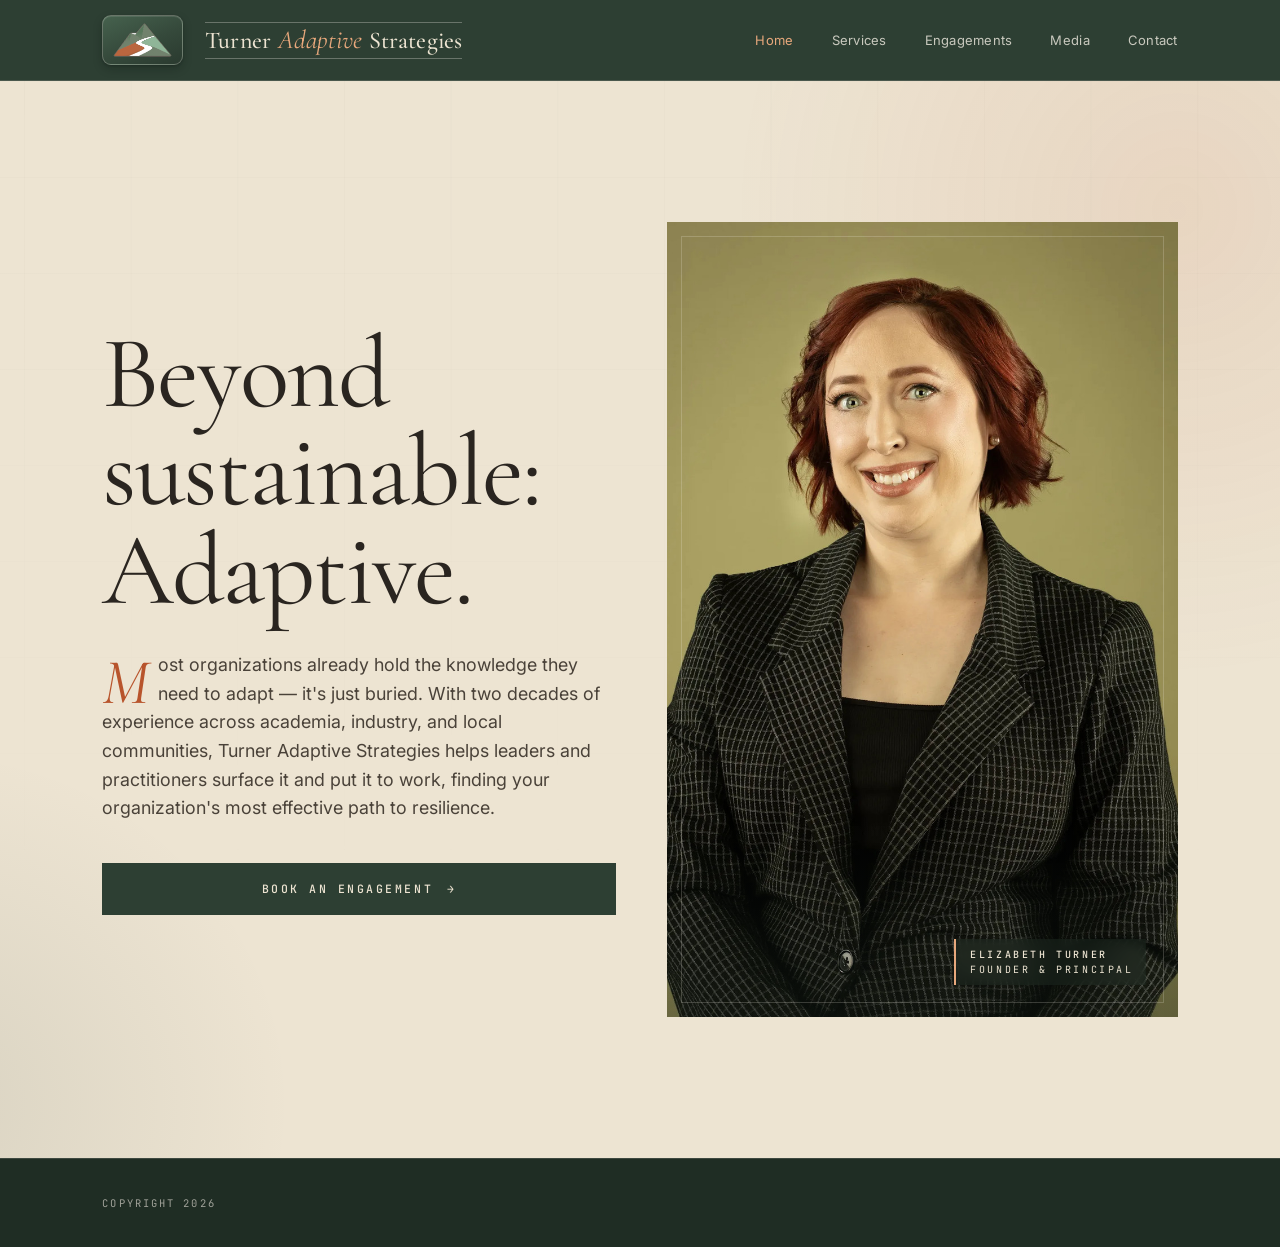
<file: index.html>
<!doctype html>
<html lang="en">
<head>
<meta charset="utf-8" />
<meta name="viewport" content="width=device-width, initial-scale=1" />
<title>Turner Adaptive Strategies | Beyond sustainable. Adaptive.</title>
<meta name="description" content="Knowledge management consulting from Elizabeth Turner: knowledge audits, data discovery workshops and culture checks that surface what your organization already knows." />
<link rel="canonical" href="https://turn-adaptive.com/" />
<meta property="og:type" content="website" />
<meta property="og:site_name" content="Turner Adaptive Strategies" />
<meta property="og:title" content="Turner Adaptive Strategies | Beyond sustainable. Adaptive." />
<meta property="og:description" content="Most organizations already hold the knowledge they need to adapt. Turner Adaptive Strategies helps leaders surface it and put it to work." />
<meta property="og:url" content="https://turn-adaptive.com/" />
<meta property="og:image" content="https://turn-adaptive.com/assets/liz-portrait.jpg" />
<link rel="preconnect" href="https://fonts.googleapis.com">
<link rel="preconnect" href="https://fonts.gstatic.com" crossorigin>
<link href="https://fonts.googleapis.com/css2?family=Cormorant+Garamond:ital,wght@0,300;0,400;0,500;0,600;1,300;1,400&family=Inter:wght@300;400;500;600&family=JetBrains+Mono:wght@400;500&display=swap" rel="stylesheet">
<link rel="stylesheet" href="styles.css">
<!-- Google tag (gtag.js) -->
<script async src="https://www.googletagmanager.com/gtag/js?id=G-GV2N1G74CF"></script>
<script>
  window.dataLayer = window.dataLayer || [];
  function gtag(){dataLayer.push(arguments);}
  gtag('js', new Date());
  gtag('config', 'G-GV2N1G74CF');
</script>
<link rel="icon" href="assets/favicon.ico" sizes="any">
<link rel="icon" type="image/png" sizes="32x32" href="assets/favicon-32x32.png">
<link rel="icon" type="image/png" sizes="16x16" href="assets/favicon-16x16.png">
<link rel="apple-touch-icon" sizes="180x180" href="assets/apple-touch-icon.png">
</head>
<body>

<!-- MENU: loaded from nav.html by site-nav.js -->
<div data-include="nav.html"></div>

<main>
<section class="hero" data-screen-label="01 Hero">
  <div class="wrap">
    <div class="hero-inner">
      <div class="hero-text">
        <h1>Beyond sustainable:<br>Adaptive.</h1>
        <p class="lede">Most organizations already hold the knowledge they need to adapt — it's just buried. With two decades of experience across academia, industry, and local communities, Turner Adaptive Strategies helps leaders and practitioners surface it and put it to work, finding your organization's most effective path to resilience.</p>
        <div class="hero-ctas">
          <a href="contact.html" class="btn btn-primary">Book an engagement <span class="arr">&rarr;</span></a>
        </div>
        <div class="hero-agenda" aria-label="Upcoming engagements" data-agenda-source="engagements.html" data-agenda-limit="3">
          <div class="agenda-head">
            <span class="eyebrow"><span class="dot"></span>On the road</span>
            <a href="engagements.html" class="agenda-more">All engagements &rarr;</a>
          </div>
          <!-- site-nav.js replaces this body with the next three
               engagements from engagements.html. What is written here
               is only what shows when that script does not run — a
               visitor with JavaScript off, or a crawler that does not
               execute it. So it must be true on its own, forever: one
               line that points at the real list, rather than sample
               rows that would read as "Event name here" to anyone who
               saw them. Do not put engagements here; they belong in
               engagements.html, the single source of truth. -->
          <table class="agenda">
            <tbody>
              <tr>
                <td class="e" colspan="3"><a href="engagements.html">Upcoming keynotes, panels and workshops are listed on the engagements page &rarr;</a></td>
              </tr>
            </tbody>
          </table>
        </div>
      </div>
      <div class="hero-portrait">
        <img src="assets/liz-portrait.jpg?v=2" alt="Elizabeth Turner" />
        <div class="portrait-tag">
          <b>Elizabeth Turner</b><br>
          Founder &amp; Principal
        </div>
      </div>
    </div>
  </div>
</section>
</main>

<!-- FOOTER: loaded from footer.html by site-nav.js -->
<div data-include="footer.html"></div>

<script src="site-nav.js"></script>
</body>
</html>
</file>
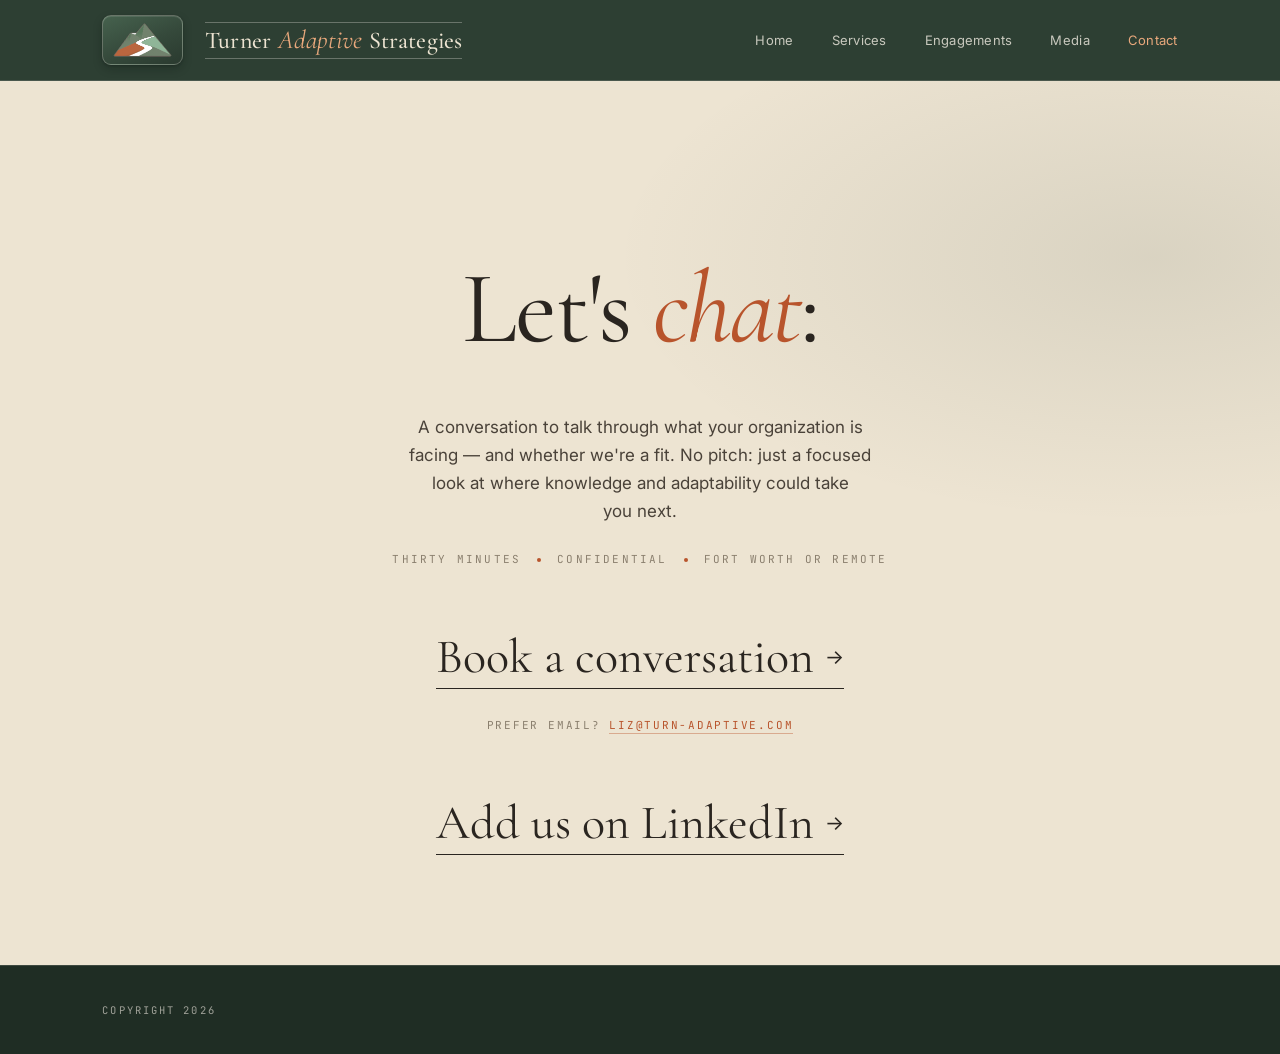
<file: contact.html>
<!doctype html>
<html lang="en">
<head>
<meta charset="utf-8" />
<meta name="viewport" content="width=device-width, initial-scale=1" />
<title>Contact | Turner Adaptive Strategies</title>
<meta name="description" content="Book a thirty-minute, confidential conversation with Elizabeth Turner, in Fort Worth or remote. No pitch: a focused look at where knowledge could take you next." />
<link rel="canonical" href="https://turn-adaptive.com/contact.html" />
<meta property="og:type" content="website" />
<meta property="og:site_name" content="Turner Adaptive Strategies" />
<meta property="og:title" content="Contact | Turner Adaptive Strategies" />
<meta property="og:description" content="Book a thirty-minute, confidential conversation with Elizabeth Turner, in Fort Worth or remote." />
<meta property="og:url" content="https://turn-adaptive.com/contact.html" />
<meta property="og:image" content="https://turn-adaptive.com/assets/liz-portrait.jpg" />
<link rel="preconnect" href="https://fonts.googleapis.com">
<link rel="preconnect" href="https://fonts.gstatic.com" crossorigin>
<link href="https://fonts.googleapis.com/css2?family=Cormorant+Garamond:ital,wght@0,300;0,400;0,500;0,600;1,300;1,400&family=Inter:wght@300;400;500;600&family=JetBrains+Mono:wght@400;500&display=swap" rel="stylesheet">
<link rel="stylesheet" href="styles.css">
<link rel="icon" href="assets/favicon.ico" sizes="any">
<link rel="icon" type="image/png" sizes="32x32" href="assets/favicon-32x32.png">
<link rel="icon" type="image/png" sizes="16x16" href="assets/favicon-16x16.png">
<link rel="apple-touch-icon" sizes="180x180" href="assets/apple-touch-icon.png">
<!-- Google tag (gtag.js) -->
<script async src="https://www.googletagmanager.com/gtag/js?id=G-GV2N1G74CF"></script>
<script>
  window.dataLayer = window.dataLayer || [];
  function gtag(){dataLayer.push(arguments);}
  gtag('js', new Date());
  gtag('config', 'G-GV2N1G74CF');
</script>
</head>
<body>
<!-- MENU: loaded from nav.html by site-nav.js -->
<div data-include="nav.html"></div>

<main>
<section class="contact" data-screen-label="Contact">
  <div class="wrap">

    <h1>Let's <em>chat</em>:</h1>

    <p class="lede">A conversation to talk through what your organization is facing &mdash; and whether we're a fit. No pitch: just a focused look at where knowledge and adaptability could take you next.</p>

    <ul class="contact-facts">
      <li>Thirty minutes</li>
      <li>Confidential</li>
      <li>Fort Worth or remote</li>
    </ul>

    <div class="booking">
      <a href="https://calendly.com/liz-turn-adaptive/30min" class="book-btn" target="_blank" rel="noopener">Book a conversation <span class="arrow">&rarr;</span></a>
    </div>

    <p class="contact-email">Prefer email? <a href="mailto:liz@turn-adaptive.com">liz@turn-adaptive.com</a></p>

    <div class="booking">
      <a href="https://www.linkedin.com/company/turn-adaptive/" class="book-btn" target="_blank" rel="noopener">Add us on LinkedIn <span class="arrow">&rarr;</span></a>
    </div>

  </div>
</section>
</main>

<!-- FOOTER: loaded from footer.html by site-nav.js -->
<div data-include="footer.html"></div>
<script src="site-nav.js"></script>
</body>
</html>
</file>
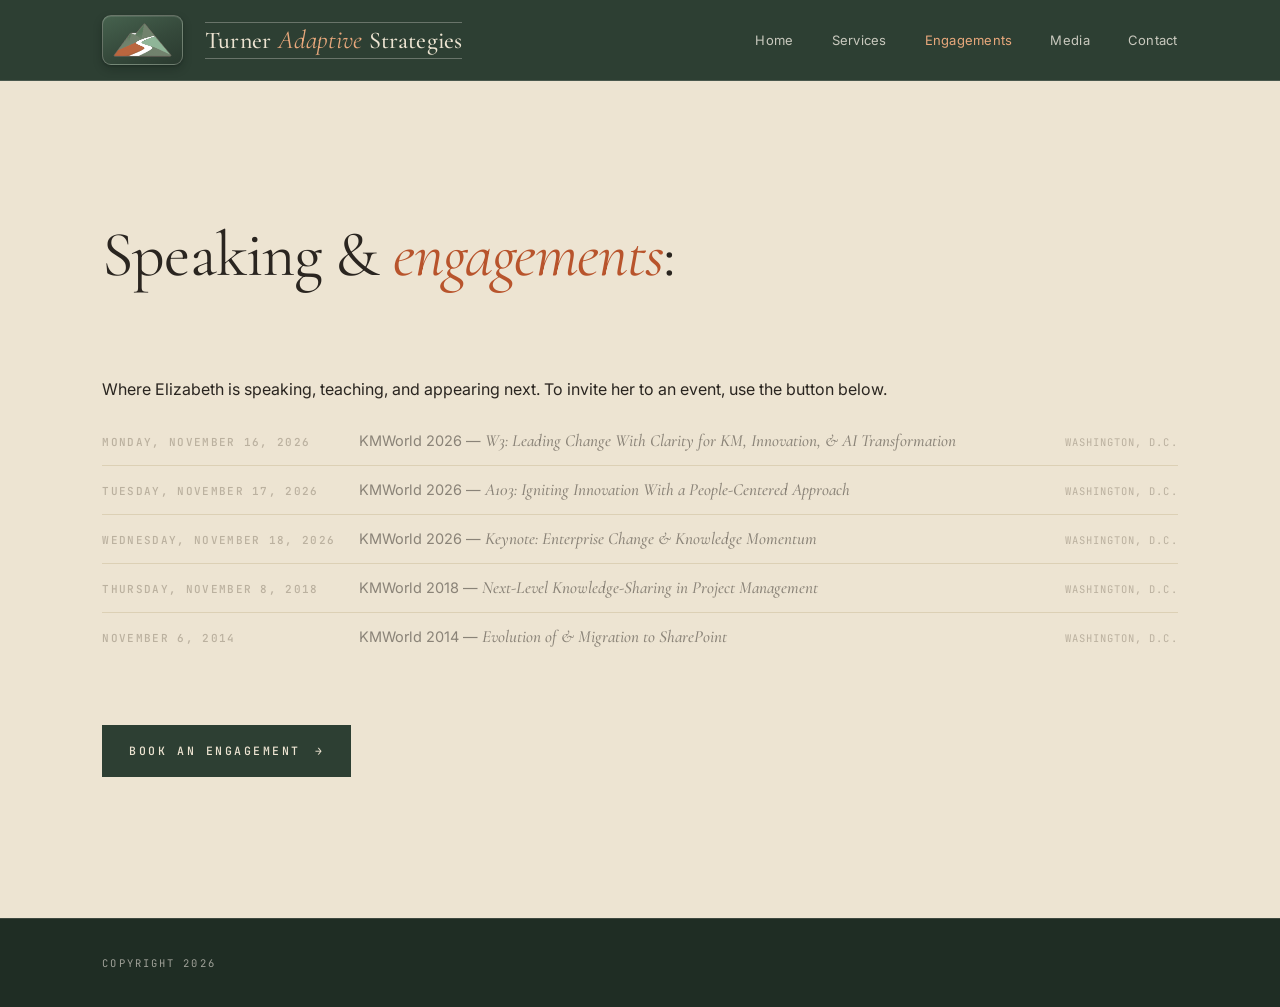
<file: engagements.html>
<!doctype html>
<html lang="en">
<head>
<meta charset="utf-8" />
<meta name="viewport" content="width=device-width, initial-scale=1" />
<title>Engagements | Turner Adaptive Strategies</title>
<meta name="description" content="Where Elizabeth Turner is speaking, teaching and appearing next: keynotes, workshops and panels on knowledge management and change at KMWorld, IFLA and beyond." />
<link rel="canonical" href="https://turn-adaptive.com/engagements.html" />
<meta property="og:type" content="website" />
<meta property="og:site_name" content="Turner Adaptive Strategies" />
<meta property="og:title" content="Engagements | Turner Adaptive Strategies" />
<meta property="og:description" content="Where Elizabeth Turner is speaking, teaching and appearing next. Invite her to your event." />
<meta property="og:url" content="https://turn-adaptive.com/engagements.html" />
<meta property="og:image" content="https://turn-adaptive.com/assets/liz-portrait.jpg" />
<link rel="preconnect" href="https://fonts.googleapis.com">
<link rel="preconnect" href="https://fonts.gstatic.com" crossorigin>
<link href="https://fonts.googleapis.com/css2?family=Cormorant+Garamond:ital,wght@0,300;0,400;0,500;0,600;1,300;1,400&family=Inter:wght@300;400;500;600&family=JetBrains+Mono:wght@400;500&display=swap" rel="stylesheet">
<link rel="stylesheet" href="styles.css">

<style>
  /* Page-scoped: this page is shorter than a screen. Make the body a
     full-height column and let <main> absorb the slack so the footer
     pins to the bottom, and drop this section's bottom hairline so no
     stray rule floats above the empty space. */
  body{ min-height:100vh; min-height:100dvh; display:flex; flex-direction:column; }
  main{ flex:1 0 auto; }
  .engagements{ border-bottom:none; }
  /* Past engagements dim automatically once their date has passed.
   The .past class is added by the script near </body>, based on
   each row's data-date — no manual editing needed. */
  table.agenda tr.past td{ opacity:.5; }
  table.agenda tr.past a{ text-decoration-color:transparent; }
</style>
<link rel="icon" href="assets/favicon.ico" sizes="any">
<link rel="icon" type="image/png" sizes="32x32" href="assets/favicon-32x32.png">
<link rel="icon" type="image/png" sizes="16x16" href="assets/favicon-16x16.png">
<link rel="apple-touch-icon" sizes="180x180" href="assets/apple-touch-icon.png">
<!-- Google tag (gtag.js) -->
<script async src="https://www.googletagmanager.com/gtag/js?id=G-GV2N1G74CF"></script>
<script>
  window.dataLayer = window.dataLayer || [];
  function gtag(){dataLayer.push(arguments);}
  gtag('js', new Date());
  gtag('config', 'G-GV2N1G74CF');
</script>
</head>
<body>
<!-- MENU: loaded from nav.html by site-nav.js -->
<div data-include="nav.html"></div>

<main>
<section class="engagements" data-screen-label="Engagements">
  <div class="wrap">

    <div class="sec-head">
      <h1>Speaking &amp; <em>engagements</em>:</h1>
    </div>

    <p class="lede">Where Elizabeth is speaking, teaching, and appearing next. To invite her to an event, use the button below.</p>

    <!-- ============================================================
         SINGLE SOURCE OF TRUTH — the whole site's engagement list.
         Edit these rows and nothing else: the home page automatically
         shows the top three. Keep them ordered soonest-first.
         Copy a <tr>…</tr> block to add another engagement.
           .d   = date        (e.g. "Mar 14" or "Q2 2026")
           .e   = event       (wrap the event NAME in <em> for italics)
           .loc = location    (e.g. "Austin, TX" or "Virtual")
         ============================================================ -->
    <table class="agenda" id="engagements-source">
      <tbody>
        <!-- The early-bird rate this note used to advertise closed on
             16 Oct 2026 and every pass went up $200, so the discount
             and the WKEY code are gone. The speaker link stays: it
             still registers and still attributes to Elizabeth. When
             there is a dated offer again, put its last valid day in
             data-offer-until and the note will retire itself. -->
        <tr data-date="2026-11-16"
            data-event="KMWorld 2026"
            data-venue="JW Marriott"
            data-offer-url="https://secure.infotoday.com/RegForms/KMWorld/default.aspx?priority=SPK26"
            data-offer-link="Register for KMWorld 2026 &rarr;"
            data-offer-text="{link}">
          <td class="d">Monday, November 16, 2026</td>
          <td class="e">KMWorld 2026 &mdash; <em>W3: Leading Change With Clarity for KM, Innovation, &amp; AI Transformation</em></td>
          <td class="loc">Washington, D.C.</td>
        </tr>
        <tr data-date="2026-11-17" data-event="KMWorld 2026">
          <td class="d">Tuesday, November 17, 2026</td>
          <td class="e">KMWorld 2026 &mdash; <em>A103: Igniting Innovation With a People-Centered Approach</em></td>
          <td class="loc">Washington, D.C.</td>
        </tr>
        <tr data-date="2026-11-18" data-event="KMWorld 2026">
          <td class="d">Wednesday, November 18, 2026</td>
          <td class="e">KMWorld 2026 &mdash; <em>Keynote: Enterprise Change &amp; Knowledge Momentum</em></td>
          <td class="loc">Washington, D.C.</td>
        </tr>
        <tr data-date="2018-11-08"
            data-event="KMWorld 2018"
            data-venue="Washington, D.C.">
          <td class="d">Thursday, November 8, 2018</td>
          <td class="e">KMWorld 2018 &mdash; <em>Next-Level Knowledge-Sharing in Project Management</em></td>
          <td class="loc">Washington, D.C.</td>
        </tr>
        <tr data-date="2014-11-06"
            data-event="KMWorld 2014"
            data-venue="Washington, D.C.">
          <td class="d">November 6, 2014</td>
          <td class="e">KMWorld 2014 &mdash; <em>Evolution of &amp; Migration to SharePoint</em></td>
          <td class="loc">Washington, D.C.</td>
        </tr>
      </tbody>
    </table>

    <div class="booking">
      <a href="contact.html" class="btn btn-primary">Book an engagement <span class="arr">&rarr;</span></a>
    </div>

  </div>
</section>
</main>

<!-- FOOTER: loaded from footer.html by site-nav.js -->
<div data-include="footer.html"></div>
<script src="site-nav.js"></script>
</body>
</html>
</file>
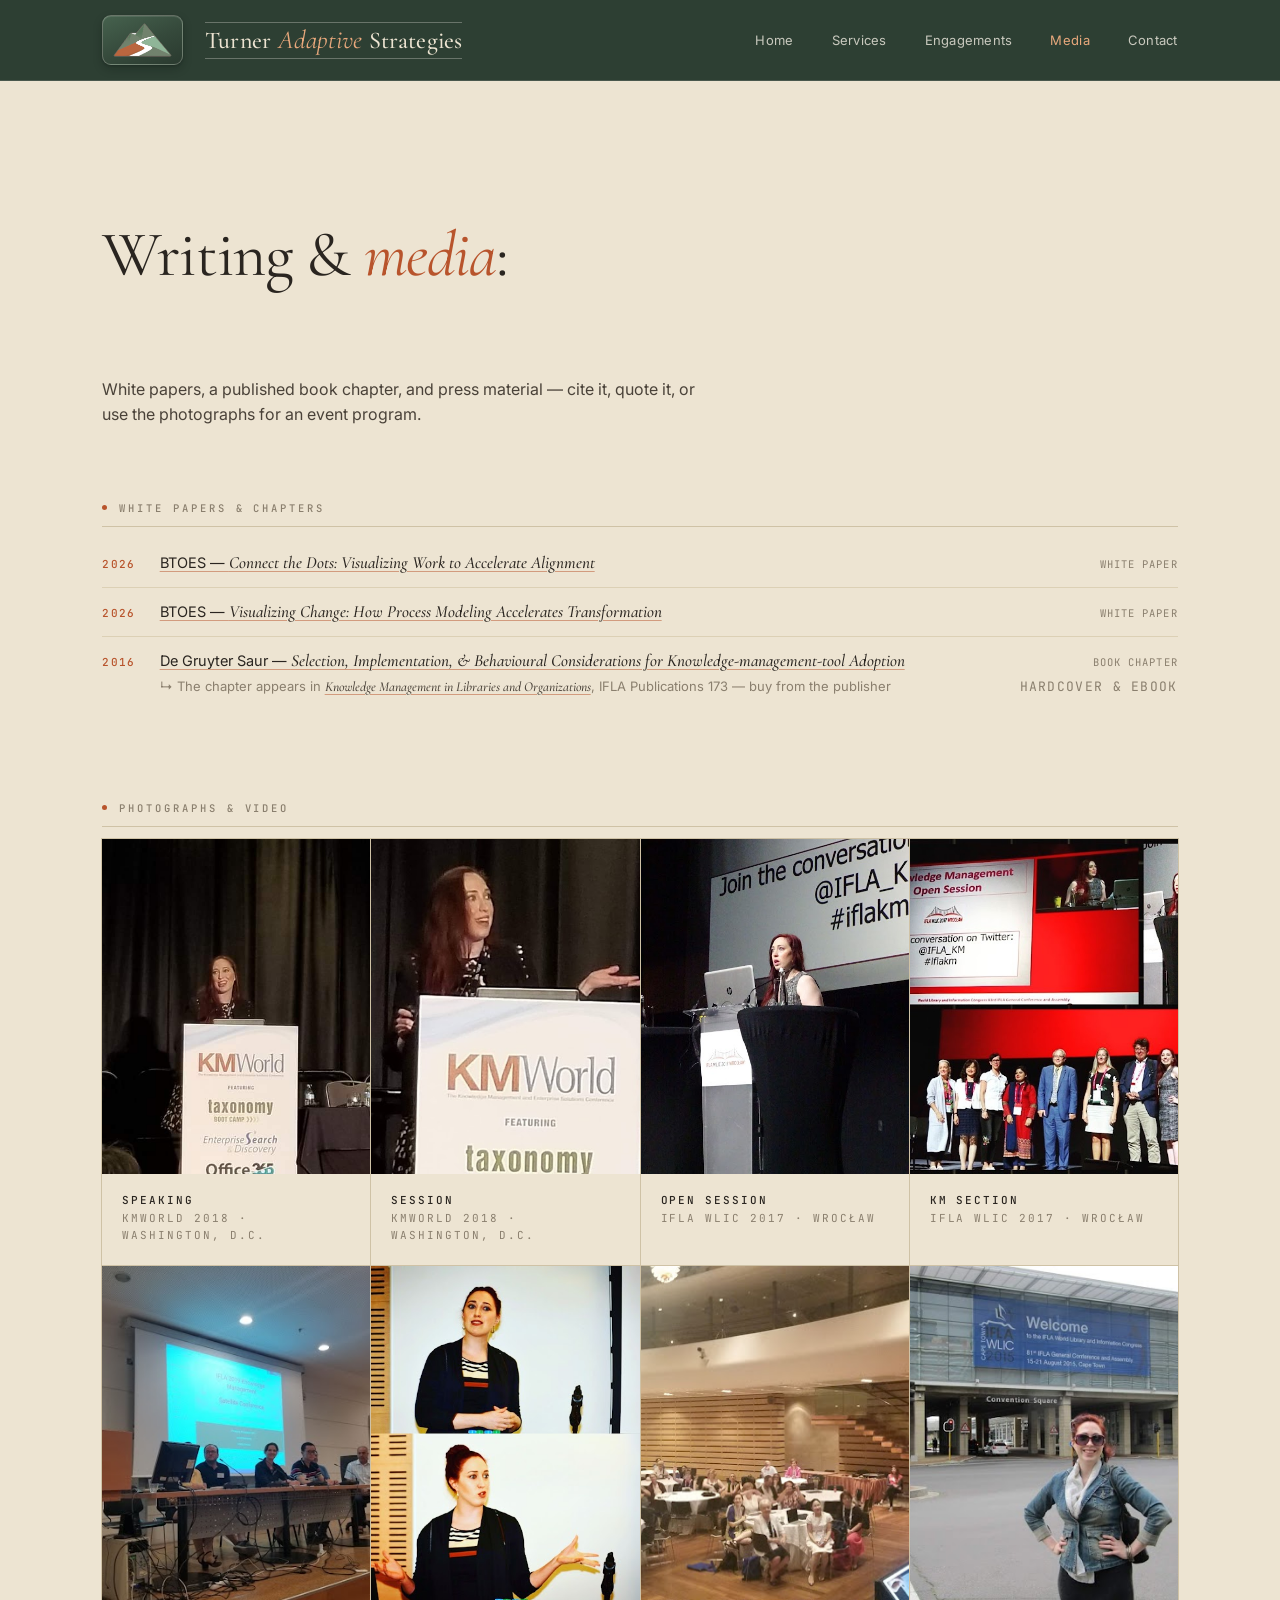
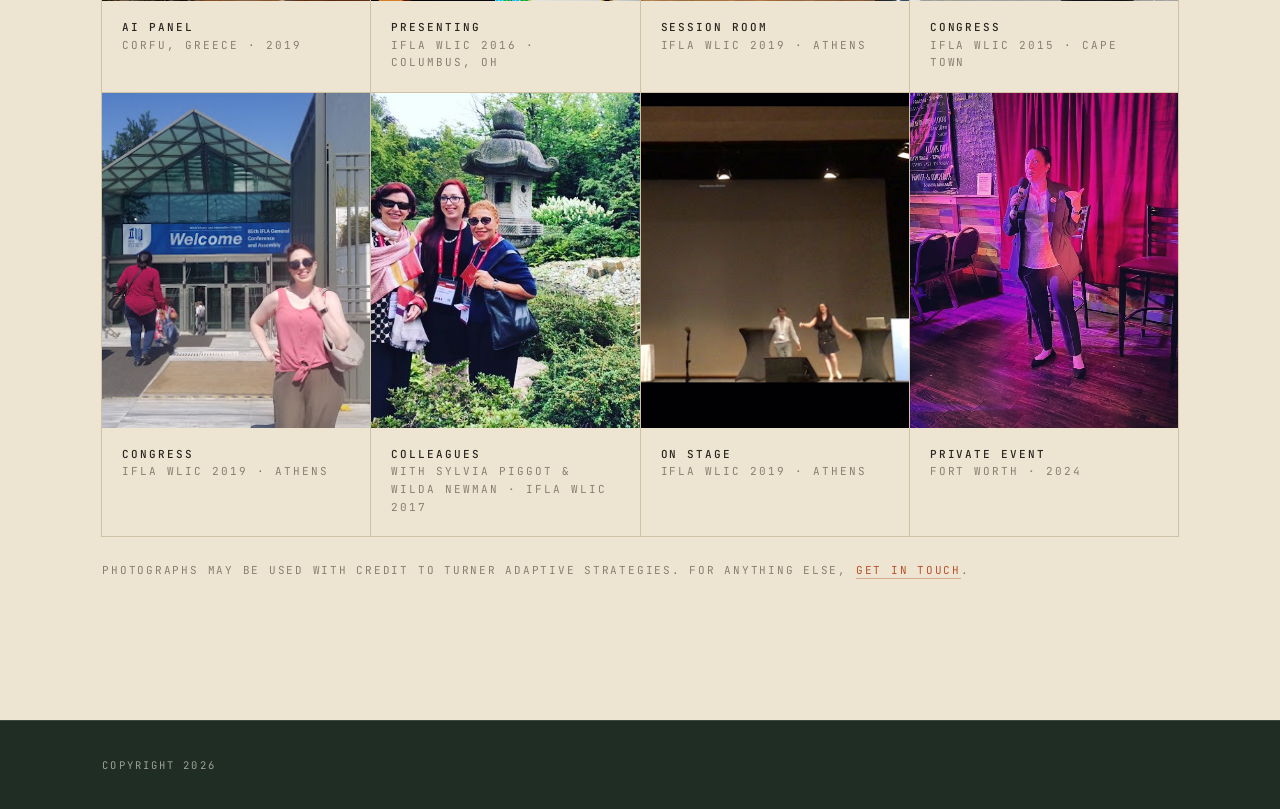
<file: media.html>
<!doctype html>
<html lang="en">
<head>
<meta charset="utf-8" />
<meta name="viewport" content="width=device-width, initial-scale=1" />
<title>Writing &amp; Media | Turner Adaptive Strategies</title>
<meta name="description" content="White papers, a published book chapter, and press photographs of Elizabeth Turner, founder and principal of Turner Adaptive Strategies." />
<link rel="canonical" href="https://turn-adaptive.com/media.html" />
<meta property="og:type" content="website" />
<meta property="og:site_name" content="Turner Adaptive Strategies" />
<meta property="og:title" content="Writing &amp; Media | Turner Adaptive Strategies" />
<meta property="og:description" content="White papers, a published book chapter, and press photographs of Elizabeth Turner, founder and principal of Turner Adaptive Strategies." />
<meta property="og:url" content="https://turn-adaptive.com/media.html" />
<meta property="og:image" content="https://turn-adaptive.com/assets/liz-portrait.jpg" />
<link rel="preconnect" href="https://fonts.googleapis.com">
<link rel="preconnect" href="https://fonts.gstatic.com" crossorigin>
<link href="https://fonts.googleapis.com/css2?family=Cormorant+Garamond:ital,wght@0,300;0,400;0,500;0,600;1,300;1,400&family=Inter:wght@300;400;500;600&family=JetBrains+Mono:wght@400;500&display=swap" rel="stylesheet">
<link rel="stylesheet" href="styles.css">
<link rel="icon" href="assets/favicon.ico" sizes="any">
<link rel="icon" type="image/png" sizes="32x32" href="assets/favicon-32x32.png">
<link rel="icon" type="image/png" sizes="16x16" href="assets/favicon-16x16.png">
<link rel="apple-touch-icon" sizes="180x180" href="assets/apple-touch-icon.png">
<!-- Google tag (gtag.js) -->
<script async src="https://www.googletagmanager.com/gtag/js?id=G-GV2N1G74CF"></script>
<script>
  window.dataLayer = window.dataLayer || [];
  function gtag(){dataLayer.push(arguments);}
  gtag('js', new Date());
  gtag('config', 'G-GV2N1G74CF');
</script>

<!-- ============================================================
     STRUCTURED DATA — this is the part search engines read to
     connect Elizabeth to her published work. Each publication
     listed in the page below should also appear here; copy a
     block inside "subjectOf" when you add a paper to the list.
     Keep the two in sync — a credit that only exists in the
     markup, or only in the visible list, does half the job.
     ============================================================ -->
<script type="application/ld+json">
{
  "@context": "https://schema.org",
  "@type": "ProfilePage",
  "url": "https://turn-adaptive.com/media.html",
  "name": "Writing & Media | Turner Adaptive Strategies",
  "mainEntity": {
    "@type": "Person",
    "name": "Elizabeth Turner",
    "givenName": "Elizabeth",
    "familyName": "Turner",
    "jobTitle": "Founder & Principal",
    "image": "https://turn-adaptive.com/assets/liz-portrait.jpg",
    "url": "https://turn-adaptive.com/",
    "email": "mailto:liz@turn-adaptive.com",
    "knowsAbout": [
      "Knowledge management",
      "Organizational resilience",
      "Business process documentation",
      "Change management"
    ],
    "worksFor": {
      "@type": "Organization",
      "name": "Turner Adaptive Strategies",
      "url": "https://turn-adaptive.com/",
      "sameAs": "https://www.linkedin.com/company/turn-adaptive/"
    },
    "subjectOf": [
      {
        "@type": "Report",
        "name": "Connect the Dots: Visualizing Work to Accelerate Alignment",
        "author": { "@type": "Person", "name": "Elizabeth Turner" },
        "datePublished": "2026",
        "inLanguage": "en",
        "encodingFormat": "application/pdf",
        "url": "https://turn-adaptive.com/assets/Connect%20the%20Dots%20with%20Turn-Adaptive.com.pdf",
        "publisher": { "@type": "Organization", "name": "Turner Adaptive Strategies" },
        "about": ["Process modeling", "Organizational alignment", "BPMN", "Knowledge management"]
      },
      {
        "@type": "Report",
        "name": "Visualizing Change: How Process Modeling Accelerates Transformation",
        "author": { "@type": "Person", "name": "Elizabeth Turner" },
        "datePublished": "2026",
        "inLanguage": "en",
        "encodingFormat": "application/pdf",
        "url": "https://turn-adaptive.com/assets/Visualizing%20Change%20with%20Turn-Adaptive.com.pdf",
        "publisher": { "@type": "Organization", "name": "Turner Adaptive Strategies" },
        "about": ["Process modeling", "Change management", "Digital transformation"]
      },
      {
        "@type": "Chapter",
        "name": "Selection, Implementation, and Behavioural Considerations for Knowledge-management-tool Adoption",
        "author": [
          { "@type": "Person", "name": "Elizabeth Turner" },
          { "@type": "Person", "name": "Spencer Acadia" }
        ],
        "inLanguage": "en",
        "identifier": "https://doi.org/10.1515/9783110413106-015",
        "url": "https://www.degruyterbrill.com/document/doi/10.1515/9783110413106-015/html",
        "isPartOf": {
          "@type": "Book",
          "name": "Knowledge Management in Libraries and Organizations",
          "isbn": "9783110413014",
          "datePublished": "2016",
          "publisher": { "@type": "Organization", "name": "De Gruyter Saur" },
          "editor": [
            { "@type": "Person", "name": "Leda Bultrini" },
            { "@type": "Person", "name": "Sally McCallum" },
            { "@type": "Person", "name": "Wilda Newman" },
            { "@type": "Person", "name": "Julien Sempéré" }
          ],
          "url": "https://www.degruyterbrill.com/document/doi/10.1515/9783110413106/html"
        }
      }
    ]
  }
}
</script>
</head>
<body>
<!-- MENU: loaded from nav.html by site-nav.js -->
<div data-include="nav.html"></div>

<main>
<section class="media" data-screen-label="Media">
  <div class="wrap">

    <div class="sec-head">
      <h1>Writing &amp; <em>media</em>:</h1>
    </div>

    <p class="lede">White papers, a published book chapter, and press material &mdash; cite it, quote it, or use the photographs for an event program.</p>

    <!-- ============================================================
         WHITE PAPERS & CHAPTERS
         Same table.agenda markup the engagements page uses, so it
         inherits that styling exactly — nothing here is styled on
         its own. One <tr> per publication, newest first.
           .d   = year
           .e   = publisher — <em>title</em>, wrapped in the link
           .loc = what it is  (White paper / Book chapter / Purchase)
         Copy a <tr>…</tr> to add one. Use target="_blank"
         rel="noopener" for anything off-site, and a plain href for a
         PDF hosted in assets/. Then add a matching entry to the
         structured data in <head> — that block is what carries the
         detail for search engines now that the page itself is terse.
         ============================================================ -->
    <div class="agenda-head">
      <span class="eyebrow"><span class="dot"></span>White papers &amp; chapters</span>
    </div>

    <table class="agenda">
      <tbody>

        <tr>
          <td class="d">2026</td>
          <td class="e"><a href="assets/Connect%20the%20Dots%20with%20Turn-Adaptive.com.pdf">BTOES &mdash; <em>Connect the Dots: Visualizing Work to Accelerate Alignment</em></a></td>
          <td class="loc">White paper</td>
        </tr>

        <tr>
          <td class="d">2026</td>
          <td class="e"><a href="assets/Visualizing%20Change%20with%20Turn-Adaptive.com.pdf">BTOES &mdash; <em>Visualizing Change: How Process Modeling Accelerates Transformation</em></a></td>
          <td class="loc">White paper</td>
        </tr>

        <tr class="has-note">
          <td class="d">2016</td>
          <td class="e"><a href="https://www.degruyterbrill.com/document/doi/10.1515/9783110413106-015/html" target="_blank" rel="noopener">De Gruyter Saur &mdash; <em>Selection, Implementation, &amp; Behavioural Considerations for Knowledge-management-tool Adoption</em></a></td>
          <td class="loc">Book chapter</td>
        </tr>

        <!-- Attached to the chapter above, not a credit of its own:
             this is the volume that chapter appears in, and the link
             buys the book. Listed flush it read as a fifth thing
             Elizabeth wrote. .has-note on the row above drops its rule
             so the two share one block of space. -->
        <tr class="agenda-note">
          <td class="d"></td>
          <td class="e">&#8627; The chapter appears in <a href="https://www.degruyterbrill.com/document/doi/10.1515/9783110413106/html" target="_blank" rel="noopener"><em>Knowledge Management in Libraries and Organizations</em></a>, IFLA Publications 173 &mdash; buy from the publisher</td>
          <td class="loc">Hardcover &amp; ebook</td>
        </tr>

        <!-- ── Another publication — PASTE HERE ───────────────────
        <tr>
          <td class="d">YEAR</td>
          <td class="e"><a href="assets/FILENAME.pdf">PUBLISHER &mdash; <em>TITLE OF THE PAPER</em></a></td>
          <td class="loc">White paper</td>
        </tr>
        ──────────────────────────────────────────────────────── -->

      </tbody>
    </table>

    <!-- ============================================================
         PHOTOGRAPHS & VIDEO
         One <figure class="shot"> per item. Every tile is the same
         size whatever the photo's shape — a 4/5 crop in a uniform grid
         — so the row reads as a set, not a scrapbook.
           a            = wraps the photo; opens the full-size file in
                          a new tab. No download link: right-click or
                          the open tab does it.
           img          = cropped to 4/5 by CSS; width/height are the
                          file's real pixels, for layout stability
           .is-video    = a video tile: poster frame with a Watch link
                          in the caption, since right-click on a still
                          would not get you the video
           figcaption b = the label (what the photo IS)
         Always write a real alt description — it is what an image
         search has to go on.
         ============================================================ -->
    <div class="agenda-head media-sub">
      <span class="eyebrow"><span class="dot"></span>Photographs &amp; video</span>
    </div>

    <div class="media-gallery">

      <!-- The studio portrait is deliberately not here: it is the hero
           of index.html, and repeating it makes this page look like a
           reprint of the home page rather than a press kit. It is still
           in assets/ for anyone who needs it. -->

      <figure class="shot">
        <a href="assets/Kmworld%202018%20DC%20USA%20%F0%9F%87%BA%F0%9F%87%B8.jpg" target="_blank" rel="noopener">
          <img src="assets/Kmworld%202018%20DC%20USA%20%F0%9F%87%BA%F0%9F%87%B8.jpg" width="480" height="640" loading="lazy"
             alt="Elizabeth Turner speaking from the podium at KMWorld 2018 in Washington, D.C." />
        </a>
        <figcaption>
          <span><b>Speaking</b><br>KMWorld 2018 &middot; Washington, D.C.</span>
        </figcaption>
      </figure>

      <figure class="shot">
        <a href="assets/KMWorld%202018%20Washington%20DC.jpg" target="_blank" rel="noopener">
          <img src="assets/KMWorld%202018%20Washington%20DC.jpg" width="512" height="512" loading="lazy"
             alt="Elizabeth Turner presenting at KMWorld 2018 in Washington, D.C., gesturing to the audience" />
        </a>
        <figcaption>
          <span><b>Session</b><br>KMWorld 2018 &middot; Washington, D.C.</span>
        </figcaption>
      </figure>

      <figure class="shot">
        <a href="assets/IFLA%20WLIC%202017%20Wroc%C5%82aw%2C%20Poland.jpg" target="_blank" rel="noopener">
          <img src="assets/IFLA%20WLIC%202017%20Wroc%C5%82aw%2C%20Poland.jpg" width="512" height="683" loading="lazy"
             alt="Elizabeth Turner speaking at the IFLA Knowledge Management open session, IFLA WLIC 2017 in Wroclaw" />
        </a>
        <figcaption>
          <span><b>Open session</b><br>IFLA WLIC 2017 &middot; Wroc&#322;aw</span>
        </figcaption>
      </figure>

      <figure class="shot">
        <a href="assets/IFLA%20WLIC%202017%20Wroc%C5%82aw%2C%20Poland%20%F0%9F%87%B5%F0%9F%87%B1%202.jpg" target="_blank" rel="noopener">
          <img src="assets/IFLA%20WLIC%202017%20Wroc%C5%82aw%2C%20Poland%20%F0%9F%87%B5%F0%9F%87%B1%202.jpg" width="512" height="512" loading="lazy"
             alt="IFLA Knowledge Management Section open session at IFLA WLIC 2017, with the section members on stage" />
        </a>
        <figcaption>
          <span><b>KM Section</b><br>IFLA WLIC 2017 &middot; Wroc&#322;aw</span>
        </figcaption>
      </figure>

      <figure class="shot">
        <a href="assets/consultant%20appearance%20on%20AI%20panel%20in%20Corfu%2C%20Greece%202019%20%28photo%20by%20ET%29.jpg" target="_blank" rel="noopener">
          <img src="assets/consultant%20appearance%20on%20AI%20panel%20in%20Corfu%2C%20Greece%202019%20%28photo%20by%20ET%29.jpg" width="512" height="384" loading="lazy"
             alt="Panel discussion on artificial intelligence at a 2019 conference in Corfu, Greece" />
        </a>
        <figcaption>
          <span><b>AI panel</b><br>Corfu, Greece &middot; 2019</span>
        </figcaption>
      </figure>

      <figure class="shot">
        <a href="assets/IFLA%20WLIC%202016%20Columbus%2C%20OH%20USA%20%F0%9F%87%BA%F0%9F%87%B8.jpg" target="_blank" rel="noopener">
          <img src="assets/IFLA%20WLIC%202016%20Columbus%2C%20OH%20USA%20%F0%9F%87%BA%F0%9F%87%B8.jpg" width="512" height="512" loading="lazy"
             alt="Elizabeth Turner presenting at IFLA WLIC 2016 in Columbus, Ohio, shown in two frames" />
        </a>
        <figcaption>
          <span><b>Presenting</b><br>IFLA WLIC 2016 &middot; Columbus, OH</span>
        </figcaption>
      </figure>

      <figure class="shot">
        <a href="assets/greece%202019%20athens%20%28ifla%29%202.jpg" target="_blank" rel="noopener">
          <img src="assets/greece%202019%20athens%20%28ifla%29%202.jpg" width="330" height="330" loading="lazy"
             alt="Delegates seated at round tables during a session at IFLA WLIC 2019 in Athens" />
        </a>
        <figcaption>
          <span><b>Session room</b><br>IFLA WLIC 2019 &middot; Athens</span>
        </figcaption>
      </figure>

      <figure class="shot">
        <a href="assets/2015%20IFLA%20WLIC%20Cape%20Town%20South%20Africa%20%F0%9F%87%BF%F0%9F%87%A6.jpg" target="_blank" rel="noopener">
          <img src="assets/2015%20IFLA%20WLIC%20Cape%20Town%20South%20Africa%20%F0%9F%87%BF%F0%9F%87%A6.jpg" width="512" height="384" loading="lazy"
             alt="Elizabeth Turner outside the Cape Town convention center at IFLA WLIC 2015" />
        </a>
        <figcaption>
          <span><b>Congress</b><br>IFLA WLIC 2015 &middot; Cape Town</span>
        </figcaption>
      </figure>

      <figure class="shot">
        <a href="assets/attending%20WLIC%20in%20Athens%202019.jpg" target="_blank" rel="noopener">
          <img src="assets/attending%20WLIC%20in%20Athens%202019.jpg" width="330" height="330" loading="lazy"
             alt="Elizabeth Turner outside the 85th IFLA General Conference venue in Athens, 2019" />
        </a>
        <figcaption>
          <span><b>Congress</b><br>IFLA WLIC 2019 &middot; Athens</span>
        </figcaption>
      </figure>

      <figure class="shot">
        <a href="assets/with%20Sylvia%20Piggot%20%28rip%29%20and%20Wilda%20Newman%20from%20IFLA%20WLIC%202017%20Poland%20%F0%9F%87%B5%F0%9F%87%B1.jpg" target="_blank" rel="noopener">
          <img src="assets/with%20Sylvia%20Piggot%20%28rip%29%20and%20Wilda%20Newman%20from%20IFLA%20WLIC%202017%20Poland%20%F0%9F%87%B5%F0%9F%87%B1.jpg" width="480" height="480" loading="lazy"
             alt="Elizabeth Turner with Sylvia Piggot and Wilda Newman at IFLA WLIC 2017 in Poland" />
        </a>
        <figcaption>
          <span><b>Colleagues</b><br>With Sylvia Piggot &amp; Wilda Newman &middot; IFLA WLIC 2017</span>
        </figcaption>
      </figure>

      <figure class="shot">
        <a href="assets/greece%202019%20athens%20%28IFLA%29.jpg" target="_blank" rel="noopener">
          <img src="assets/greece%202019%20athens%20%28IFLA%29.jpg" width="330" height="330" loading="lazy"
             alt="Elizabeth Turner on stage at IFLA WLIC 2019 in Athens" />
        </a>
        <figcaption>
          <span><b>On stage</b><br>IFLA WLIC 2019 &middot; Athens</span>
        </figcaption>
      </figure>

      <figure class="shot">
        <a href="assets/private%20event%2C%202024%20FWTX.jpg" target="_blank" rel="noopener">
          <img src="assets/private%20event%2C%202024%20FWTX.jpg" width="512" height="640" loading="lazy"
             alt="Elizabeth Turner speaking with a handheld microphone at a private event in Fort Worth, 2024" />
        </a>
        <figcaption>
          <span><b>Private event</b><br>Fort Worth &middot; 2024</span>
        </figcaption>
      </figure>

      <!-- ── Athens 2019 video — READY, DELIBERATELY OFF ──────────
           The clip (assets/greece%202019%20athens%20video%20%28ifla%29%20where%20liz%20and%20dancing%20with%20people%20on%20stage.mp4, 20s,
           11 MB) is a handheld pan of the room: shaky, and its rotation
           metadata makes it render on its side, so the poster frame
           comes out sideways too. On a page whose job is credibility
           it does more harm than good, so it ships switched off rather
           than discarded. Delete these two comment lines to turn it on.

      <figure class="shot is-video">
        <img src="assets/ifla-wlic-2019-athens-stage-poster.jpg" width="720" height="1280" loading="lazy"
             alt="Still from a video of Elizabeth Turner on stage at IFLA WLIC 2019 in Athens" />
        <figcaption>
          <span><b>Video</b><br>IFLA WLIC 2019 &middot; Athens</span>
          <a class="dl" href="assets/greece%202019%20athens%20video%20%28ifla%29%20where%20liz%20and%20dancing%20with%20people%20on%20stage.mp4" target="_blank" rel="noopener">Watch &rarr;</a>
        </figcaption>
      </figure>
      ────────────────────────────────────────────────────────── -->

      <!-- ── More photos — PASTE HERE ─────────────────────────────
           Drop files into assets/, then copy a block. Set
           width/height to the file's real pixel dimensions so the
           page doesn't jump as images load, and write a real alt
           description — it is what an image search has to go on.

      <figure class="shot">
        <a href="assets/FILENAME.jpg" target="_blank" rel="noopener">
          <img src="assets/FILENAME.jpg" width="0000" height="0000" loading="lazy"
             alt="DESCRIBE WHAT IS HAPPENING IN THE PHOTO" />
        </a>
        <figcaption>
          <span><b>LABEL</b><br>WHERE &middot; WHEN</span>
        </figcaption>
      </figure>
      ────────────────────────────────────────────────────────── -->

    </div>

    <p class="media-note">Photographs may be used with credit to Turner Adaptive Strategies. For anything else, <a href="contact.html">get in touch</a>.</p>

  </div>
</section>
</main>

<!-- FOOTER: loaded from footer.html by site-nav.js -->
<div data-include="footer.html"></div>
<script src="site-nav.js"></script>
</body>
</html>
</file>
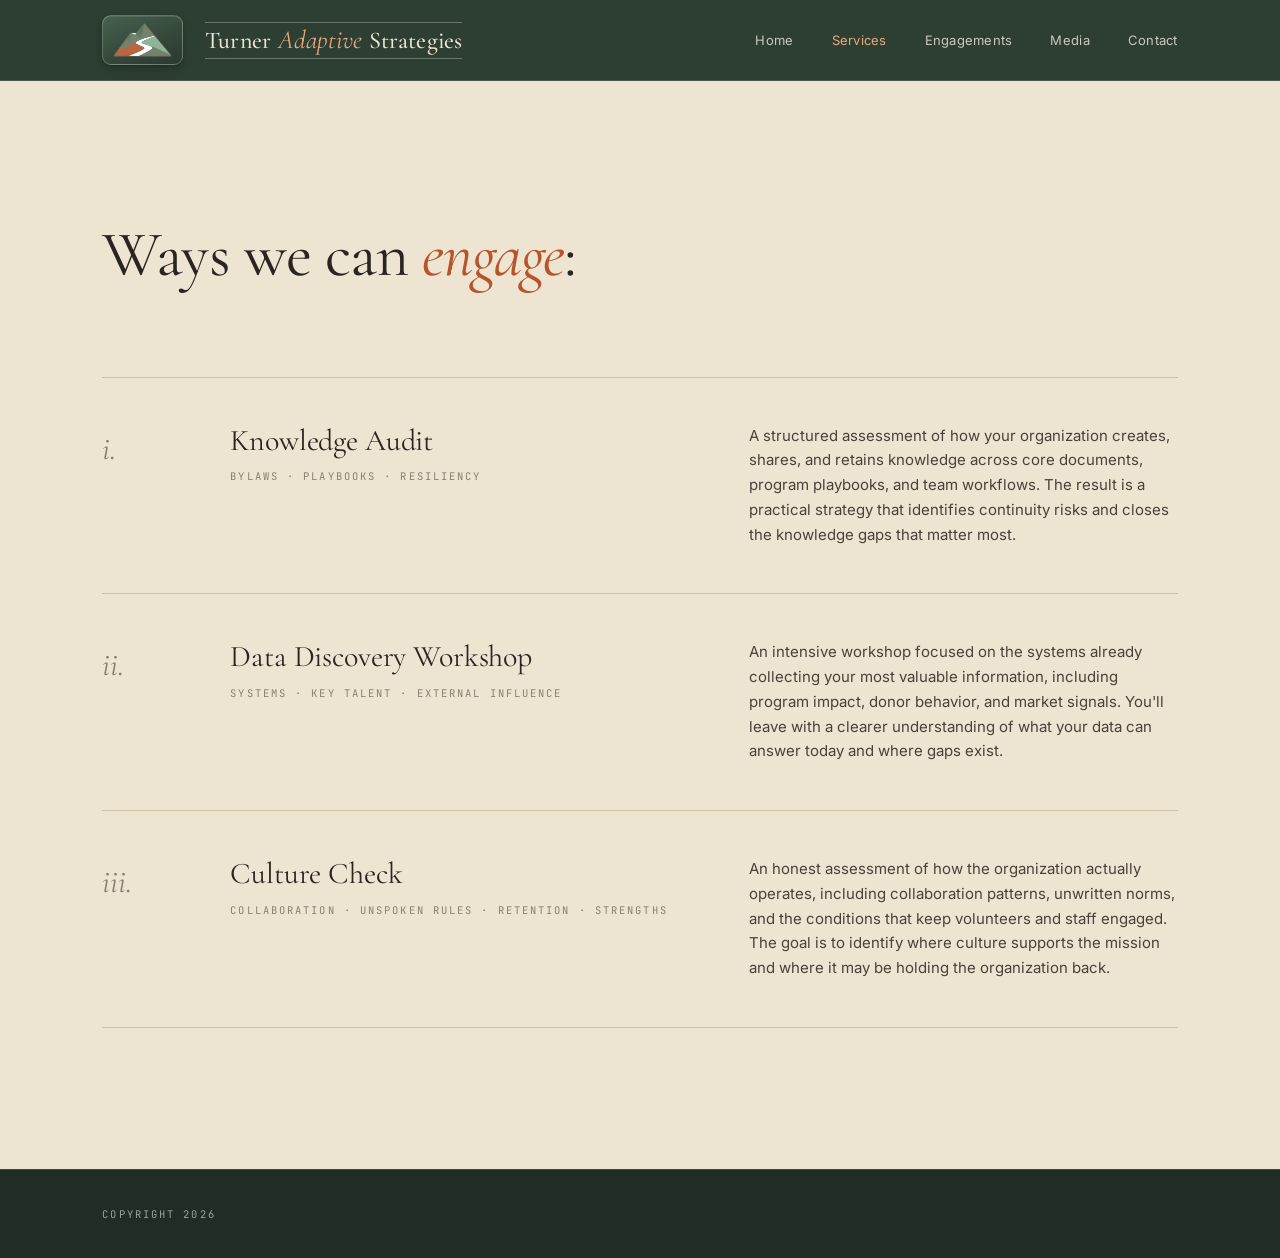
<file: services.html>
<!doctype html>
<html lang="en">
<head>
<meta charset="utf-8" />
<meta name="viewport" content="width=device-width, initial-scale=1" />
<title>Services | Turner Adaptive Strategies</title>
<meta name="description" content="Three ways to engage: a Knowledge Audit of how your organization creates and retains what it knows, a Data Discovery Workshop, and a Culture Check." />
<link rel="canonical" href="https://turn-adaptive.com/services.html" />
<meta property="og:type" content="website" />
<meta property="og:site_name" content="Turner Adaptive Strategies" />
<meta property="og:title" content="Services | Turner Adaptive Strategies" />
<meta property="og:description" content="Knowledge Audit, Data Discovery Workshop, Culture Check: three ways to engage Turner Adaptive Strategies." />
<meta property="og:url" content="https://turn-adaptive.com/services.html" />
<meta property="og:image" content="https://turn-adaptive.com/assets/liz-portrait.jpg" />
<link rel="preconnect" href="https://fonts.googleapis.com">
<link rel="preconnect" href="https://fonts.gstatic.com" crossorigin>
<link href="https://fonts.googleapis.com/css2?family=Cormorant+Garamond:ital,wght@0,300;0,400;0,500;0,600;1,300;1,400&family=Inter:wght@300;400;500;600&family=JetBrains+Mono:wght@400;500&display=swap" rel="stylesheet">
<link rel="stylesheet" href="styles.css">
<link rel="icon" href="assets/favicon.ico" sizes="any">
<link rel="icon" type="image/png" sizes="32x32" href="assets/favicon-32x32.png">
<link rel="icon" type="image/png" sizes="16x16" href="assets/favicon-16x16.png">
<link rel="apple-touch-icon" sizes="180x180" href="assets/apple-touch-icon.png">
<!-- Google tag (gtag.js) -->
<script async src="https://www.googletagmanager.com/gtag/js?id=G-GV2N1G74CF"></script>
<script>
  window.dataLayer = window.dataLayer || [];
  function gtag(){dataLayer.push(arguments);}
  gtag('js', new Date());
  gtag('config', 'G-GV2N1G74CF');
</script>
</head>
<body>
<!-- MENU: loaded from nav.html by site-nav.js -->
<div data-include="nav.html"></div>

<main>
<section class="services" data-screen-label="Services">
  <div class="wrap">
    <div class="sec-head">
      <h1>Ways we can <em>engage</em>:</h1>
    </div>
    <div class="services-list">
      <div class="svc">
        <div class="n">i.</div>
        <div>
          <h3>Knowledge Audit</h3>
          <div class="tags">Bylaws &middot; Playbooks &middot; Resiliency</div>
        </div>
        <p>A structured assessment of how your organization creates, shares, and retains knowledge across core documents, program playbooks, and team workflows. The result is a practical strategy that identifies continuity risks and closes the knowledge gaps that matter most.</p>
      </div>
      <div class="svc">
        <div class="n">ii.</div>
        <div>
          <h3>Data Discovery Workshop</h3>
          <div class="tags">Systems &middot; Key Talent &middot; External Influence</div>
        </div>
        <p>An intensive workshop focused on the systems already collecting your most valuable information, including program impact, donor behavior, and market signals. You'll leave with a clearer understanding of what your data can answer today and where gaps exist.</p>
      </div>
      <div class="svc">
        <div class="n">iii.</div>
        <div>
          <h3>Culture Check</h3>
          <div class="tags">Collaboration &middot; Unspoken Rules &middot; Retention &middot; Strengths</div>
        </div>
        <p>An honest assessment of how the organization actually operates, including collaboration patterns, unwritten norms, and the conditions that keep volunteers and staff engaged. The goal is to identify where culture supports the mission and where it may be holding the organization back.</p>
      </div>
    </div>
  </div>
</section>
</main>

<!-- FOOTER: loaded from footer.html by site-nav.js -->
<div data-include="footer.html"></div>
<script src="site-nav.js"></script>
</body>
</html>
</file>
<file: styles.css>
:root{
  --paper:    #EDE4D2;
  --paper-2:  #E4D8BF;
  --paper-3:  #D9CCAF;
  --cream-warm: #EDE4D2;
  --forest:   #2D3F33;
  --forest-deep: #1F2D24;
  --moss:     #4F6A52;
  --ink:      #2A2520;
  --ink-soft: #4A4239;
  --ink-muted:#8A7F6E;
  --blood:    #B8542C;
  --blood-2:  #D26B3A;
  --peach:    #E8A87C;
  --rule:     #CFC2A6;
  --rule-soft:#DCD0B5;
  --serif: "Cormorant Garamond", "Times New Roman", serif;
  --sans: "Inter", system-ui, -apple-system, sans-serif;
  --mono: "JetBrains Mono", ui-monospace, Menlo, monospace;

  /* Shared hero-column measure. rem (not ch) on purpose: it computes to
     the SAME pixel width on every element regardless of their font size,
     so the lede, the CTA and the agenda table always align. A ch value
     would resolve per-element and desync them. Change it once, here. */
  --hero-col: 35rem;
}
*{box-sizing:border-box}
html,body{margin:0;padding:0}
body{
  font-family:var(--sans);
  background:var(--paper);color:var(--ink);
  font-weight:400;line-height:1.55;
  -webkit-font-smoothing:antialiased;text-rendering:optimizeLegibility;
  overflow-x:clip;   /* phones: nothing may drag the page sideways */

  /* Sticky-footer scaffold (global). A full-height flex column lets the
     footer's margin-top:auto pin it to the bottom on short pages, so
     services/contact match index/engagements. See the footer section. */
  min-height:100vh; min-height:100dvh;
  display:flex; flex-direction:column;
}
a{color:inherit;text-decoration:none}
::selection{background:var(--blood);color:var(--paper)}

/* Drop cap on the hero lede. */
.hero .lede::first-letter{
  font-family:var(--serif);font-style:italic;font-weight:400;
  font-size:3.6em;line-height:.85;
  float:left;margin:.08em .14em -.05em 0;color:var(--blood);
}

/* ── Content width (one definition, mobile → 4K) ──────────
   Full-bleed green nav/footer are intentional; the CONTENT stays
   capped and centered so it never sprawls into the wide green voids
   on ultrawide monitors. */
.wrap{
  width:100%;max-width:min(1440px, 92vw);
  margin:0 auto;padding:0 clamp(24px, 4vw, 72px);
}
@media (min-width:2200px){.wrap{max-width:1500px}}
@media (min-width:3000px){.wrap{max-width:1560px}}

.eyebrow{
  font-family:var(--mono);font-size:10.5px;letter-spacing:.28em;
  text-transform:uppercase;color:var(--ink-muted);font-weight:500;
}
.eyebrow .dot{display:inline-block;width:5px;height:5px;border-radius:50%;
  background:var(--blood);margin-right:12px;vertical-align:2px;}

/* ── Nav ─────────────────────────────────────────────── */
.nav{
  position:sticky;top:0;z-index:50;
  background:var(--forest);color:var(--paper);
  border-bottom:1px solid rgba(245,239,230,.14);
}
.nav.scrolled{background:var(--forest-deep)}
.nav-row{display:flex;align-items:center;justify-content:space-between;height:80px}

.brand{
  display:flex;align-items:center;
  gap:22px;                 /* space so the badge clears the wordmark's rules */
  color:var(--paper);line-height:1;
  min-width:0;              /* allow the wordmark to shrink on phones */
}

/* Logo badge — raised green tile (reads on the forest nav) */
.brand-mark{
  height:50px;
  width:auto;
  aspect-ratio:470 / 291;
  padding:6px 9px;
  border-radius:9px;
  background:linear-gradient(157deg, #46624E 0%, #35493B 55%, #2A3A2F 100%);
  border:1px solid rgba(245,239,230,.28);
  box-shadow:
    0 1px 2px rgba(10,16,12,.22),
    0 4px 10px rgba(10,16,12,.24),
    inset 0 1px 0 rgba(255,255,255,.10);
  display:block;
  flex:0 0 auto;
  transition:transform .18s ease, box-shadow .18s ease, border-color .18s ease;
}
.brand:hover .brand-mark{
  transform:translateY(-1px);
  border-color:rgba(232,168,124,.55);
  box-shadow:
    0 2px 4px rgba(10,16,12,.24),
    0 7px 16px rgba(10,16,12,.28),
    inset 0 1px 0 rgba(255,255,255,.12);
}

.brand .wordmark{
  display:flex;flex-direction:column;align-items:flex-start;gap:5px;
  padding:4px 0 5px;
  border-top:1px solid rgba(245,239,230,.30);
  border-bottom:1px solid rgba(245,239,230,.30);
}
.brand .wordmark .top{
  font-family:var(--serif);font-weight:500;
  font-size:24px;letter-spacing:.005em;
  color:var(--paper);line-height:1;
  display:flex;align-items:baseline;gap:8px;
}
.brand .wordmark .top em{
  font-family:var(--serif);font-style:italic;font-weight:400;
  color:var(--peach);font-size:26px;letter-spacing:0;
  margin:0 -1px;
}
.brand .wordmark .sub{
  font-family:var(--serif);font-weight:500;font-variant:small-caps;
  font-size:10px;letter-spacing:.36em;
  color:rgba(245,239,230,.78);line-height:1;
}
@media (max-width:640px){
  .brand{gap:13px}
  .brand-mark{height:40px;padding:5px 7px;border-radius:7px}
  .brand .wordmark .top{font-size:17px}
  .brand .wordmark .top em{font-size:19px}
  .brand .wordmark .sub{font-size:8.5px;letter-spacing:.28em}
}
@media (max-width:390px){
  .brand .wordmark .top{font-size:15px}
  .brand .wordmark .top em{font-size:17px}
}
.nav-links{display:flex;gap:38px;align-items:center}
.nav-links a{font-size:13px;color:rgba(245,239,230,.78);transition:color .2s;letter-spacing:.02em}
.nav-links a:hover{color:var(--peach)}
.nav-links a.active{color:var(--peach)}
.nav-links a.cta{
  color:var(--paper);border:1px solid rgba(245,239,230,.45);
  padding:10px 20px;border-radius:0;
  font-family:var(--mono);font-size:11px;letter-spacing:.18em;text-transform:uppercase;
  transition:all .2s;
}
.nav-links a.cta:hover{background:var(--blood);border-color:var(--blood);color:var(--paper)}
/* ≤820px: keep every tab. The bar wraps to two rows — brand on the
   first, all the tabs on the second — so nothing collides with the
   logo and nothing is hidden. .nav-links wraps on its own too: with
   five tabs the row no longer fits a narrow phone, and wrapping to a
   third line is the one outcome that still shows every tab. */
@media (max-width:820px){
  .nav-row{flex-wrap:wrap;height:auto;min-height:60px;padding:10px 0 12px;row-gap:2px}
  .nav-links{width:100%;gap:24px;justify-content:flex-start;flex-wrap:wrap;row-gap:0}
  .nav-links a{font-size:12.5px;padding:4px 0}
}
/* ≤420px: tighten the gap before the tabs wrap, so the common phone
   widths still hold the menu on one line. */
@media (max-width:420px){
  .nav-links{gap:17px}
  .nav-links a{font-size:12px}
}

/* ── Hero ────────────────────────────────────────────── */
.hero{
  position:relative;overflow:hidden;
  background:var(--paper);
}
.hero::before{
  content:"";position:absolute;inset:0;pointer-events:none;z-index:0;
  background:
    radial-gradient(ellipse 56% 70% at 92% 12%, rgba(184,84,44,.10), transparent 62%),
    radial-gradient(ellipse 48% 55% at -6% 95%, rgba(45,63,51,.10), transparent 60%);
}
.hero::after{
  content:"";position:absolute;inset:0;pointer-events:none;z-index:0;
  background-image:
    linear-gradient(to right, rgba(42,37,32,.05) 1px, transparent 1px),
    linear-gradient(to bottom, rgba(42,37,32,.045) 1px, transparent 1px);
  background-size:calc(100%/12) 100%, 100% 96px;
  background-position:24px 0, 0 0;
  opacity:.7;mask-image:linear-gradient(180deg, rgba(0,0,0,.6), rgba(0,0,0,0) 88%);
}
.hero-inner{
  display:grid;grid-template-columns:1.05fr .95fr;gap:0;
  min-height:720px;align-items:stretch;position:relative;z-index:2;
}


.hero-text{
  padding:clamp(80px,8vw,140px) clamp(32px,4vw,72px) clamp(80px,8vw,140px) 0;
  display:flex;flex-direction:column;justify-content:center;
  position:relative;z-index:2;
}

.hero h1{
  font-family:var(--serif);font-weight:400;
  font-size:clamp(56px,8vw,128px);
  line-height:.96;letter-spacing:-.02em;
  margin:0 0 32px;color:var(--ink);text-wrap:balance;
}
.hero h1 em{font-style:italic;color:var(--blood);font-weight:400;position:relative}
.hero h1 em::after{
  content:"";position:absolute;left:0;right:0;bottom:.08em;
  height:.16em;background:rgba(232,168,124,.42);z-index:-1;
}
.hero .lede{
  font-size:clamp(17px,1.4vw,21px);line-height:1.6;color:var(--ink-soft);
  margin:0 0 40px;font-weight:400;text-wrap:pretty;
}
.hero .lede em{
  font-family:var(--serif);font-style:italic;color:var(--ink);
  font-weight:400;
}

/* The lede, the CTA row and the agenda table all share one width,
   so their left AND right edges line up. Change --hero-col (top of
   file) to move all three together. */
.hero .lede,
.hero-ctas,
.hero-agenda{ max-width:var(--hero-col); }

.hero-ctas{ display:block; }
.hero-ctas .btn{ display:flex; justify-content:center; }  /* fills the column, centres its label */

.btn{
  display:inline-flex;align-items:center;gap:14px;
  padding:16px 26px;font-family:var(--mono);
  font-size:11.5px;letter-spacing:.22em;text-transform:uppercase;font-weight:500;
  cursor:pointer;border:1px solid;transition:all .2s;
}
.btn-primary{background:var(--forest);border-color:var(--forest);color:var(--paper)}
.btn-primary:hover{background:var(--ink);border-color:var(--ink)}
.btn-ghost{background:transparent;border-color:var(--rule);color:var(--ink)}
.btn-ghost:hover{border-color:var(--ink)}
.btn .arr{transition:transform .2s}
.btn:hover .arr{transform:translateX(4px)}
@media (max-width:420px){
  .btn{font-size:11px;letter-spacing:.14em;padding:14px 18px}
}

/* Upcoming-engagements table (hero) */
.hero-agenda{ margin-top:44px; }
.agenda-head{
  display:flex; align-items:baseline; justify-content:space-between;
  gap:16px; margin-bottom:12px; padding-bottom:10px;
  border-bottom:1px solid var(--rule);
}
.agenda-more{
  font-family:var(--mono); font-size:10.5px; letter-spacing:.16em;
  text-transform:uppercase; color:var(--ink-muted); transition:color .2s;
  white-space:nowrap;
}
.agenda-more:hover{ color:var(--blood); }

table.agenda{ width:100%; border-collapse:collapse; }
table.agenda td{
  padding:12px 0; vertical-align:baseline;
  border-bottom:1px solid var(--rule-soft);
  font-size:14.5px; color:var(--ink-soft); line-height:1.4;
}
table.agenda tr:last-child td{ border-bottom:none; }
table.agenda .d{        /* date — as narrow as its text */
  font-family:var(--mono); font-size:11px; letter-spacing:.12em;
  text-transform:uppercase; color:var(--blood); font-weight:500;
  white-space:nowrap; width:1%; padding-right:24px;
}
table.agenda .e{        /* event — absorbs the slack, pushing loc to the edge */
  width:100%; color:var(--ink);
}
table.agenda .e em{
  font-family:var(--serif); font-style:italic; font-size:1.18em;
  font-weight:500; color:var(--ink);
}
table.agenda .loc{      /* location — flush right */
  font-family:var(--mono); font-size:10.5px; letter-spacing:.1em;
  text-transform:uppercase; color:var(--ink-muted);
  white-space:nowrap; text-align:right; padding-left:18px;
}
/* ── Group headers, child rows and offer notes ──────────
   site-nav.js builds these classes at runtime when two or more
   engagements share a data-event, and the stylesheet never defined
   them. So on the home page the group name rendered as a bold centered
   sans <th>, the venue as plain body text, and the registration note
   as an unstyled row — three things in a table whose whole character
   is mono labels against serif titles.
   Nothing below is new design. The group name takes the mono uppercase
   register the .d and .loc cells already use, and the note shares its
   rules with .agenda-note on the media page, because "a line that
   belongs to the row above it" is the same idea in both places. */
table.agenda tr.agenda-group th,
table.agenda tr.agenda-group td{
  padding:26px 0 10px;vertical-align:baseline;
  border-bottom:1px solid var(--rule);
}
/* No dead space when the group opens the table. */
table.agenda tbody tr.agenda-group:first-child th,
table.agenda tbody tr.agenda-group:first-child td{padding-top:0}
.agenda-group-name{
  text-align:left;font-weight:500;
  font-family:var(--mono);font-size:11px;letter-spacing:.22em;
  text-transform:uppercase;color:var(--ink);
}
/* The venue shares a row with the group name and gets only the narrow
   last column, which in the hero is about 80px wide. Keep the value
   short in data-venue — a long one wraps to four lines here, where it
   has the least room and the least to say. */
.agenda-group-venue{
  text-align:right;
  /* .e carries width:100%, so every other column collapses to the
     width of its longest word. Without nowrap the venue breaks apart
     mid-phrase; with it, the column reserves the whole string. Which
     is the other half of why data-venue must stay short. */
  white-space:nowrap;
  font-family:var(--mono);font-size:11px;letter-spacing:.1em;
  text-transform:uppercase;color:var(--ink-muted);
}

/* The offer note on the agenda and .agenda-note on the media page are
   one component: a line attached to what sits above it. The parent is
   generated at runtime and can't be given a class, so :has() finds it
   — which is also why .has-note still exists for the hand-written
   case on media.html. */
table.agenda tr.has-note td,
table.agenda tr:has(+ tr.agenda-offer) td{border-bottom:none;padding-bottom:4px}
table.agenda tr.agenda-note td,
table.agenda tr.agenda-offer td{
  padding-top:0;padding-bottom:14px;
  font-size:13px;color:var(--ink-muted);
}
table.agenda tr.agenda-note .e,
table.agenda tr.agenda-offer .agenda-offer-cell{color:var(--ink-muted)}
table.agenda tr.agenda-note .e em{font-size:1.05em;color:var(--ink-soft)}

/* A promo code is a thing you retype, so it gets a chip rather than
   running on as prose. */
.agenda-code{
  display:inline-block;margin:0 3px;padding:4px 9px;
  font-family:var(--mono);font-size:11px;letter-spacing:.14em;
  text-transform:uppercase;color:var(--blood);
  border:1px solid rgba(184,84,44,.35);
}

@media (max-width:560px){
  /* Stacked, the rule moves from the cells onto the row, so the
     pairing has to be re-made there. The offer's leading spacer cell
     exists only to hold desktop alignment and would stack as a blank
     line. */
  table.agenda tr.has-note,
  table.agenda tr:has(+ tr.agenda-offer){border-bottom:none;padding-bottom:0}
  table.agenda tr.agenda-note,
  table.agenda tr.agenda-offer{padding-top:4px}
  table.agenda tr.agenda-note .d,
  table.agenda tr.agenda-offer td:not(.agenda-offer-cell){display:none}
  table.agenda tr.agenda-group th{padding-top:18px}
  .agenda-group-venue{text-align:left}
}

/* Past engagements recede once their date has passed. .past is added
   by site-nav.js from each row's data-date — no markup edits needed. */
table.agenda tr.past td{ opacity:.75; }
table.agenda tr.past .d{ color:var(--ink-muted); }   /* drop the rust accent — it's done, not upcoming */
/* Links inside the agenda tables: quiet rust underline so they read
   as links without breaking the table's typography. */
table.agenda a{
  color:inherit;
  text-decoration:underline;
  text-decoration-color:rgba(184,84,44,.5);   /* --blood at half strength */
  text-decoration-thickness:1px;
  text-underline-offset:3px;
  transition:color .2s, text-decoration-color .2s;
}
table.agenda a:hover,
table.agenda a:focus-visible{
  color:var(--blood);
  text-decoration-color:var(--blood);
}

@media (max-width:560px){
  table.agenda tr{ display:block; padding:12px 0; border-bottom:1px solid var(--rule-soft); }
  table.agenda tr:last-child{ border-bottom:none; }
  table.agenda td{ display:block; padding:2px 0; border:none; width:auto; }
  table.agenda .loc{ text-align:left; padding-left:0; }
}

/* Portrait */
.hero-portrait{
  position:relative;align-self:stretch;
  background:var(--ink);
  overflow:hidden;min-height:580px;
}
.hero-portrait img{
  position:absolute;inset:0;width:100%;height:100%;
  object-fit:cover;object-position:center top;
}
.hero-portrait::before{
  content:"";position:absolute;inset:0;z-index:2;
  background:linear-gradient(180deg, transparent 75%, rgba(31,45,36,.30) 100%);
  pointer-events:none;
}
.hero-portrait::after{
  content:"";position:absolute;inset:14px;z-index:3;
  border:1px solid rgba(245,239,230,.20);pointer-events:none;
}
.portrait-tag{           /* bottom-right of the portrait */
  position:absolute;right:32px;bottom:32px;z-index:4;
  font-family:var(--mono);font-size:10px;letter-spacing:.26em;
  color:var(--paper);text-transform:uppercase;line-height:1.5;
  background:rgba(31,45,36,.45);padding:8px 12px 8px 14px;
  border-left:2px solid var(--peach);backdrop-filter:blur(4px);
}
.portrait-tag b{font-weight:500;color:var(--paper)}
@media (max-width:640px){.portrait-tag{right:20px;bottom:20px}}

/* ≤920px: single column. .hero-text dissolves (display:contents) so its
   children and the portrait become siblings and can be reordered:
   headline + lede first, then the portrait, then Book-an-engagement and
   the agenda. Spacing that lived on .hero-text moves to the children.
   The children also lose .hero-text's stacking context, so they get
   their own z-index to stay above the hero's background layers. */
@media (max-width:920px){
  .hero-inner{display:flex;flex-direction:column;min-height:auto}
  .hero-text{display:contents}
  .hero h1,.hero .lede,.hero-ctas,.hero-agenda{position:relative;z-index:2}
  .hero h1{order:1;margin-top:76px}
  .hero .lede{order:2;margin-bottom:0}
  .hero-portrait{
    order:3;width:100%;margin:32px 0 40px;
    min-height:0;aspect-ratio:4 / 5;max-height:72vh;
  }
  .hero-ctas{order:4}
  .hero-agenda{order:5;margin-bottom:64px}
}
@media (max-width:560px){
  .hero h1{font-size:clamp(40px,12.5vw,56px);margin-top:56px}
  .hero-portrait{margin:24px 0 32px;aspect-ratio:3 / 4}
}

/* ── Sections ────────────────────────────────────────── */
section{padding:clamp(90px,11vw,160px) 0;border-bottom:1px solid var(--rule)}
.sec-head{
  display:grid;grid-template-columns:.4fr 1fr;gap:64px;
  align-items:end;margin-bottom:clamp(56px,7vw,100px);
}
@media (max-width:820px){.sec-head{grid-template-columns:1fr;gap:24px}}
/* Each inner page opens with its own top-level heading, so that heading
   is an <h1> — one per page is what search engines and screen readers
   look for, and the home page already has one in the hero. The rules
   are written for both elements so the markup can say what the heading
   IS without the type changing. */
.sec-head h1,
.sec-head h2{
  font-family:var(--serif);font-weight:400;
  font-size:clamp(40px,5vw,84px);
  line-height:1.02;letter-spacing:-.015em;
  margin:14px 0 0;color:var(--ink);text-wrap:balance;
}
.sec-head h1 em,
.sec-head h2 em{font-style:italic;color:var(--blood);font-weight:400}
.sec-head .kicker{display:flex;align-items:center;gap:14px}
.sec-head .num{font-family:var(--serif);font-style:italic;font-size:22px;color:var(--ink-muted)}
/* When a section header has no kicker (just the h2), let the heading
   span the full width instead of the narrow first track. */
.sec-head h1:only-child,
.sec-head h2:only-child{grid-column:1 / -1;margin-top:0}
/* ── Services ────────────────────────────────────────── */
.services{background:var(--paper)}
.services-list{border-top:1px solid var(--rule)}
.svc{
  display:grid;grid-template-columns:80px 1.1fr 1fr;
  gap:48px;align-items:start;padding:46px 0;
  border-bottom:1px solid var(--rule);
  transition:padding .25s ease,background .25s;
  position:relative;cursor:pointer;
}
@media (max-width:820px){.svc{grid-template-columns:60px 1fr;gap:24px}}
.svc::before{
  content:"";position:absolute;left:0;top:0;bottom:0;width:0;
  background:var(--blood);transition:width .25s ease;
}
.svc:hover{padding-left:24px;padding-right:24px;background:var(--paper-2)}
.svc:hover::before{width:3px}
.svc .n{font-family:var(--serif);font-style:italic;font-size:32px;color:var(--ink-muted);font-weight:400}
.svc h3{
  font-family:var(--serif);font-weight:400;font-size:30px;
  line-height:1.15;margin:0 0 10px;letter-spacing:-.005em;color:var(--ink);
}
.svc .tags{
  font-family:var(--mono);font-size:10.5px;letter-spacing:.2em;
  color:var(--ink-muted);text-transform:uppercase;
}
.svc p{font-size:15px;line-height:1.65;color:var(--ink-soft);margin:0;text-wrap:pretty}
@media (max-width:820px){.svc p{display:none}}
/* Arrow indicator — hidden until services link somewhere.
   To restore: uncomment this block, restore `70px` in .svc grid-template-columns above,
   re-add `.svc .arrow` to the 820px media query, and uncomment the <div class="arrow">→</div>
   in each .svc element below.
.svc .arrow{
  justify-self:end;align-self:center;
  width:46px;height:46px;border:1px solid var(--rule);
  display:flex;align-items:center;justify-content:center;
  color:var(--ink-muted);transition:all .2s;
}
.svc:hover .arrow{background:var(--blood);color:var(--paper);border-color:var(--blood)}
*/

/* ── Contact ─────────────────────────────────────────── */
.contact{
  background:var(--paper);position:relative;overflow:hidden;
  border-bottom:none;padding:clamp(110px,12vw,180px) 0 110px;
}
/* Single soft glow, upper-right only. (The former lower-left rust glow
   was removed — on this sparse, centred page it read as a stray smudge.) */
.contact::before{
  content:"";position:absolute;inset:0;
  background:
    radial-gradient(ellipse 70% 50% at 90% 20%, rgba(45,63,51,.10), transparent 60%);
  pointer-events:none;
}
/* Contact page is one narrow column: centre the whole block in the wrap
   and centre the headline + CTA. The paragraph itself is overridden back
   to left-aligned below so its left edge stays straight (no ragged
   "Jenga" wrap). */
.contact .wrap{
  position:relative;z-index:1;
  max-width:760px;
  margin-inline:auto;
  text-align:center;
}
.contact h1,
.contact h2{
  font-family:var(--serif);font-weight:400;
  font-size:clamp(56px,8vw,128px);
  line-height:.96;letter-spacing:-.02em;
  margin:24px auto 56px;max-width:14ch;color:var(--ink);text-wrap:balance;
}
@media (max-width:560px){.contact h1,.contact h2{font-size:clamp(38px,12vw,56px)}}
.contact h1 em,
.contact h2 em{font-style:italic;color:var(--blood)}
/* One lede rule (the earlier duplicate is gone). Centred block, but the
   text is LEFT-aligned so lines stack with a straight left edge. */
.contact .lede{
  font-size:17px;line-height:1.65;color:var(--ink-soft);
  max-width:44ch;margin:0 auto;
  text-align:center;text-wrap:pretty;
}

/* Logistics as a centred "spec" line between the paragraph and the CTA:
   the three facts separated by small rust dots, in the mono meta style. */
.contact-facts{
  list-style:none;margin:26px 0 0;padding:0;
  display:flex;flex-wrap:wrap;justify-content:center;align-items:center;
  font-family:var(--mono);font-size:11px;letter-spacing:.2em;
  text-transform:uppercase;color:var(--ink-muted);
}
.contact-facts li{display:inline-flex;align-items:center}
.contact-facts li:not(:last-child)::after{
  content:"";display:inline-block;
  width:4px;height:4px;border-radius:50%;
  background:var(--blood);margin:0 16px;
}

.contact .booking{
  display:flex;
  justify-content:center;
}

/* Quiet email fallback beneath the CTA. */
.contact-email{
  margin:28px 0 0;
  font-family:var(--mono);font-size:11px;letter-spacing:.16em;
  text-transform:uppercase;color:var(--ink-muted);
}
.contact-email a{
  color:var(--blood);
  border-bottom:1px solid rgba(184,84,44,.4);padding-bottom:1px;
}
.contact-email a:hover{border-bottom-color:var(--blood)}

/* ── Booking action (contact) ────────────────────────
   Type, spacing and color resolve from the tokens above: the serif/sans
   come from --serif / --sans, and the button inherits currentColor rather
   than a hex, so it can't drift out of the palette. */
.booking{margin-top:clamp(2.5rem,6vw,4rem)}
.book-btn{
  display:inline-flex;align-items:baseline;gap:.7rem;max-width:100%;
  font-family:var(--serif);font-weight:400;
  font-size:clamp(1.9rem,1.2rem + 3vw,3rem);line-height:1.05;
  color:inherit;background:none;border:0;border-bottom:1px solid currentColor;
  padding:0 0 .35rem;cursor:pointer;text-align:left;
  transition:opacity .25s ease;
}
.book-btn .arrow{
  font-family:var(--sans);font-size:.42em;
  transform:translateY(-.4em);transition:transform .25s ease;flex:none;
}
.book-btn:hover{opacity:.62}
.book-btn:hover .arrow{transform:translate(.35em,-.4em)}
.book-btn:focus-visible{outline:2px solid currentColor;outline-offset:6px}
@media (prefers-reduced-motion:reduce){
  .book-btn,.book-btn .arrow{transition:none}
}

/* ── Media ───────────────────────────────────────────────
   Two blocks live on this page: the publication list and the photo /
   video grid. Both borrow geometry that already exists elsewhere, so
   the page reads as part of the same system and no other section had
   to change to make room for it:
     the list IS table.agenda, the engagements page's own table,
                            reused verbatim rather than restyled.
     .shot  tiles on a hairline grid — 1px gaps, --rule for the
                            lines, drawn per tile (see the note on the
                            gallery below).
   The sub-heads reuse .agenda-head (eyebrow + hairline) verbatim. */
.media{background:var(--paper)}

/* The hero and contact ledes are styled in their own sections; this is
   the same treatment scoped here, so the standfirst reads as a lede
   rather than a stray paragraph. Scoped on purpose — a bare .lede rule
   would restyle the engagements page too. */
.media .lede{
  font-size:clamp(16px,1.2vw,19px);line-height:1.6;color:var(--ink-soft);
  max-width:62ch;margin:0 0 clamp(48px,6vw,72px);text-wrap:pretty;
}

/* The first sub-head sits under the lede; later ones open a new block
   and need air above. One class, applied to every sub-head but the
   first. */
.media-sub{margin-top:clamp(64px,7vw,96px)}

/* ── Publications ──
   None. The list is table.agenda, exactly as the engagements page
   builds it, so it needs no rules of its own — including the rust
   link underline, which table.agenda a already defines. The only
   addition is a little room under the table before the next block. */
.media table.agenda{margin-bottom:8px}

/* The note row under the IFLA chapter — the volume it appears in — is
   styled with the agenda's own group/offer rules further up this file,
   not here. It is the same component as the registration note under a
   grouped engagement, so it is defined once, in the agenda section. */

/* ── Photographs & video ──
   The usual way to get hairlines between tiles is a colored container
   showing through 1px gaps. That trick needs full rows: here
   the gallery takes however many photos exist, so a last row holding
   one tile would leave the rest of the strip as a bare band of --rule.
   So each tile draws its own hairline instead, with outline rather than
   border — outline sits outside the box, so neighbors' lines overlap
   inside the 1px gap and still read as a single shared rule. Leftover
   space on the last row is then just the page. */
/* A grid, not wrapping flex, because every tile must be the same size.
   Flex tiles stretch to fill their row, so a row of three came out
   wider than a row of four and a straggler on the last row widest of
   all. auto-fill lays down equal tracks across the full width — the
   last row keeps the same columns whether it holds one tile or four —
   and the min() lets the column floor drop on a phone so two still
   fit side by side, without a media query. */
.media-gallery{
  display:grid;gap:1px;
  grid-template-columns:repeat(auto-fill, minmax(min(260px, 44%), 1fr));
}
.shot{
  margin:0;background:var(--paper);
  display:flex;flex-direction:column;min-width:0;
  outline:1px solid var(--rule);
}
/* The photo is the link. It opens the full-size file in a new tab, so
   the caption needs no download affordance of its own. */
.shot a{display:block;line-height:0}
.shot img{
  display:block;width:100%;height:auto;
  aspect-ratio:4 / 5;object-fit:cover;object-position:center top;
  background:var(--ink);   /* holds the frame while the file loads */
  transition:opacity .2s ease;
}
.shot a:hover img{opacity:.88}
.shot a:focus-visible{outline:2px solid var(--blood);outline-offset:-2px}
/* A video tile carries its poster frame in the same slot, with the
   4/5 crop relaxed to 16/9 so the frame isn't cut to a portrait. */
.shot.is-video img{aspect-ratio:16 / 9}
/* 11px, a touch above the site's other mono micro-labels: a caption is
   read, not glanced at, and on a video tile it carries the Watch link. */
.shot figcaption{
  padding:18px 20px 20px;display:flex;flex-direction:column;gap:10px;
  font-family:var(--mono);font-size:11px;letter-spacing:.18em;
  text-transform:uppercase;color:var(--ink-muted);line-height:1.6;
}
.shot figcaption b{font-weight:500;color:var(--ink);letter-spacing:.18em}
.shot .dl{
  align-self:start;color:var(--blood);
  border-bottom:1px solid rgba(184,84,44,.4);padding-bottom:1px;
  transition:border-color .2s;
}
.shot .dl:hover{border-bottom-color:var(--blood)}
/* Phones keep two tiles per row rather than one. Stacked full-width,
   thirteen photos turn the page into an endless scroll; two-up keeps
   the gallery scannable, and the caption's download link still opens
   the full-resolution file. */
@media (max-width:560px){
  /* Narrower tiles buy their room back from the padding and the
     tracking, never from the type size. */
  .shot figcaption{padding:14px 14px 16px;letter-spacing:.12em;gap:8px}
}

/* Usage line under the grid — the same quiet mono register as
   .contact-email, so the page ends the way the contact page does. */
.media-note{
  margin:26px 0 0;
  font-family:var(--mono);font-size:11px;letter-spacing:.16em;
  text-transform:uppercase;color:var(--ink-muted);
}
.media-note a{
  color:var(--blood);
  border-bottom:1px solid rgba(184,84,44,.4);padding-bottom:1px;
}
.media-note a:hover{border-bottom-color:var(--blood)}

/* ── Footer ──────────────────────────────────────────── */
/* margin-top:auto is the other half of the sticky-footer scaffold on
   <body> (top of file): on a short page it soaks up the leftover
   vertical space and pins the footer to the bottom; on a tall page
   there's no slack to absorb, so it's a no-op. Because it lives here
   in the shared stylesheet, every page behaves the same — no per-page
   inline <style> needed. */
footer{
  margin-top:auto;
  background:var(--forest-deep);color:rgba(245,239,230,.6);
  padding:36px 0;border-top:1px solid rgba(245,239,230,.14);
  font-family:var(--mono);font-size:10.5px;letter-spacing:.2em;text-transform:uppercase;
}
footer .row{display:flex;justify-content:space-between;flex-wrap:wrap;gap:18px}
footer .star{color:var(--peach)}

/* Drop the divider hairline on whichever section ends the page, so it
   doesn't float at the top of the empty space above a pinned footer.
   Covers the section being the last child of <main> or of <body>. */
main > section:last-child,
body > section:last-child{ border-bottom:none; }
</file>
